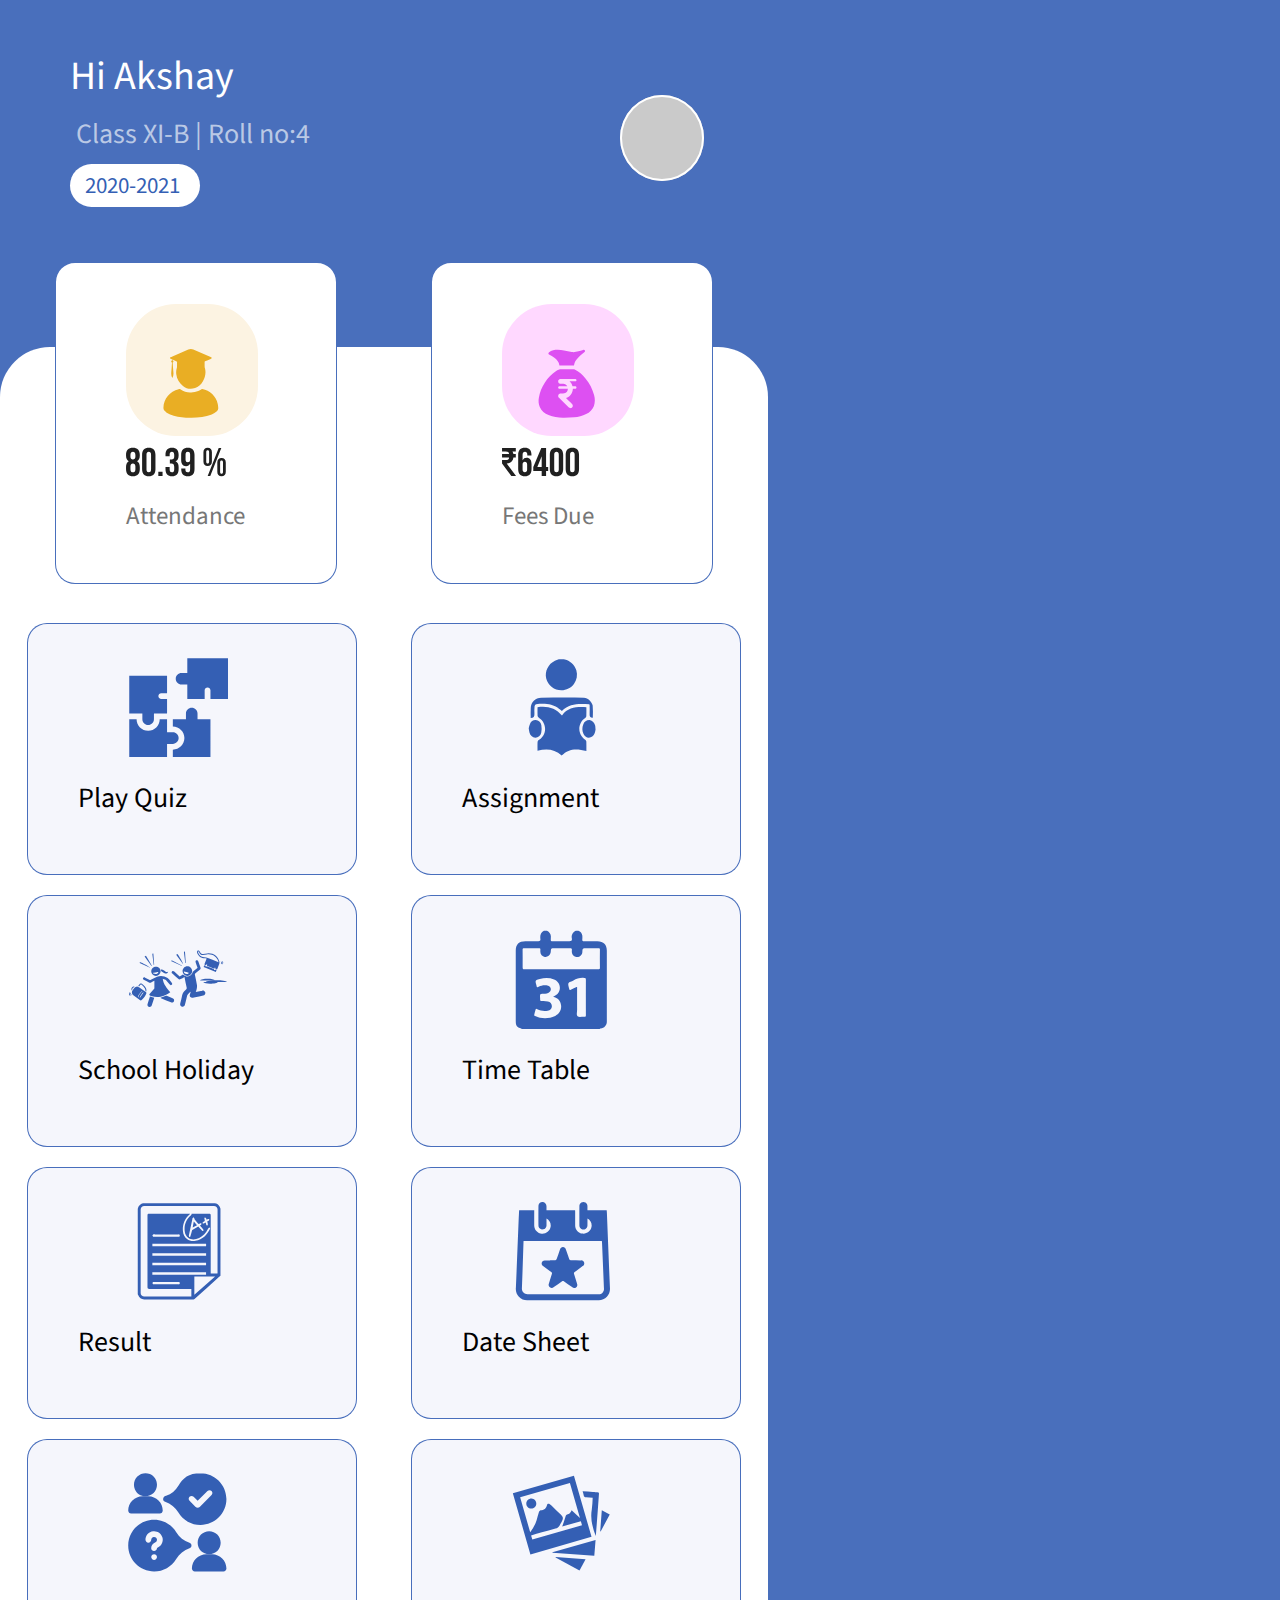
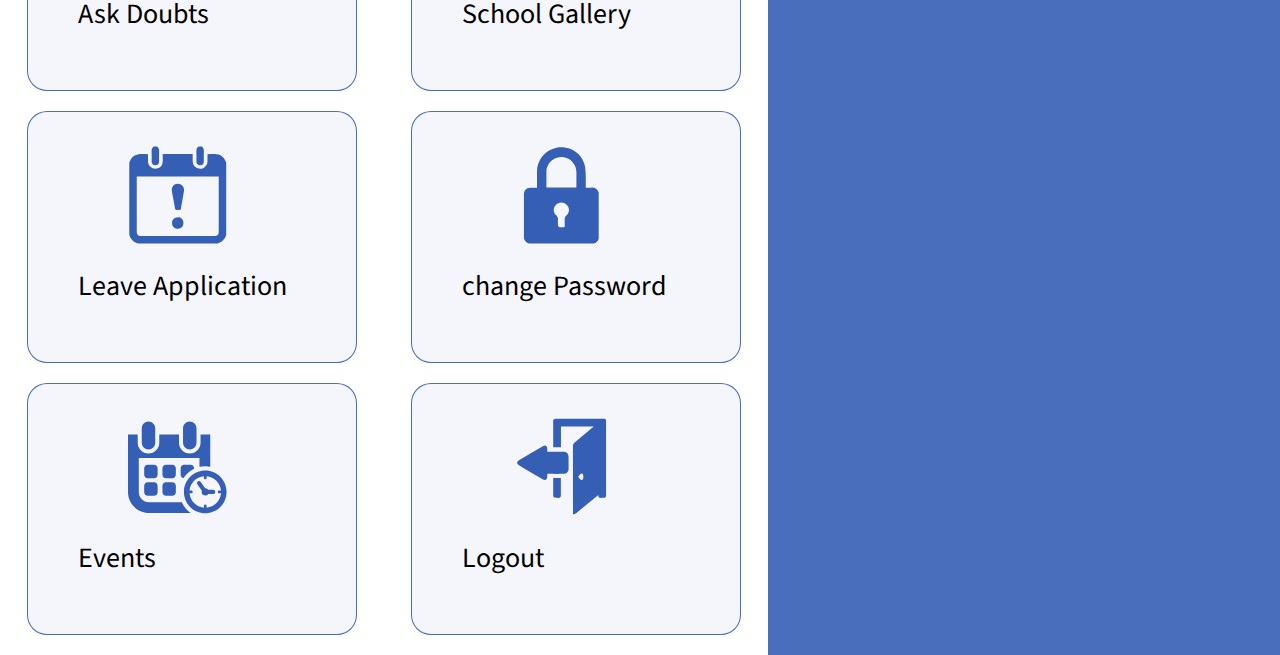
<file: index.html>
<!DOCTYPE html>
<html lang="es">
<head>
    <meta charset="UTF-8">
    <meta http-equiv="X-UA-Compatible" content="IE=edge">
    <meta name="viewport" content="width=device-width, initial-scale=1.0">
    <title>Dashboard</title>

    <link rel="stylesheet" href="css/dashboard.css">
    <link rel="stylesheet" href="css/Tableta/tableta_dashboard.css" media="(min-width:768px)">
    <link rel="stylesheet" href="css/escritorio/dashboard_escritorio.css" media="(min-width:1366px)">

    <link rel="preconnect" href="https://fonts.googleapis.com">
    <link rel="preconnect" href="https://fonts.gstatic.com" crossorigin>
    <link href="https://fonts.googleapis.com/css2?family=Source+Sans+Pro:wght@200;400;700&display=swap" rel="stylesheet">
    <script src="https://cdnjs.cloudflare.com/ajax/libs/jquery/1.12.4/jquery.min.js"></script>

    <link rel="preconnect" href="https://fonts.googleapis.com">
<link rel="preconnect" href="https://fonts.gstatic.com" crossorigin>
<link href="https://fonts.googleapis.com/css2?family=Source+Sans+Pro:wght@200&display=swap" rel="stylesheet">
</head>
<body>

    <div class="banner">

    <section class="section-background">
        <section class="section-one">
            <p class="titulo_Inicial">Hi Akshay</p>
            <span class="span1">Class XI-B | Roll no:4</span>
            <span class="span3"></span>
            <p class="span2">2020-2021</p>
            
        </section>

        <section class="section-two">
            <div class="div1">
               <p class="img1"> <img class="img_section2 " src="img/dashboard/a.svg" alt=""></p>
                <p><img class="img-section3" src="img/dashboard/a-1.svg" alt=""></p>
                <p>Attendance</p>
            </div>

            <div class="div2">
            <p class="img2"><img class="img_section2 " src="img/dashboard/b.svg" alt=""></p>
            <p><img class="img-section3" src="img/dashboard/b-1.svg" alt=""></p>
                <p>Fees Due</p>
            </div>
        </section>

        <section class="section-3">
        <br><br><br><br><br><br><br><br>
        
        <div class="div_sec3">
            <div> 
                <img src="img/dashboard/1.svg" alt="">
                <p>Play Quiz</p>
            </div>

            <div> 
                <img src="img/dashboard/2.svg" alt="">
                <p>Assignment</p>
            </div>

        </div>

        <div class="div_sec3">
            <div> 
                <img src="img/dashboard/3.svg" alt="">
                <p>School Holiday</p>
            </div>

            <div> 
                <img src="img/dashboard/4.svg" alt="">
                <p>Time Table</p>
            </div>

        </div>

        <div class="div_sec3">
            <div> 
                <img src="img/dashboard/5.svg" alt="">
                <p>Result</p>
            </div>

            <div> 
                <img src="img/dashboard/6.svg" alt="">
                <p>Date Sheet</p>
            </div>

        </div>

        <div class="div_sec3">
            <div> 
                <img src="img/dashboard/7.svg" alt="">
                <p>Ask Doubts</p>
            </div>

            <div> 
                <img src="img/dashboard/8.svg" alt="">
                <p>School Gallery</p>
            </div>

        </div>

        <div class="div_sec3">
            <div> 
                <img src="img/dashboard/9.svg" alt="">
                <p>Leave Application</p>
            </div>

            <div> 
                <img src="img/dashboard/10.svg" alt="">
                <p>change Password</p>
            </div>

        </div>

        <div class="div_sec3">
            <div> 
                <img src="img/dashboard/11.svg" alt="">
                <p>Events</p>
            </div>

            <div> 
                <img src="img/dashboard/12.svg" alt="">
                <p>Logout</p>
            </div>

        </div>

  
      
        </section>
    </section>
</div> 
</body>
</html>
</file>
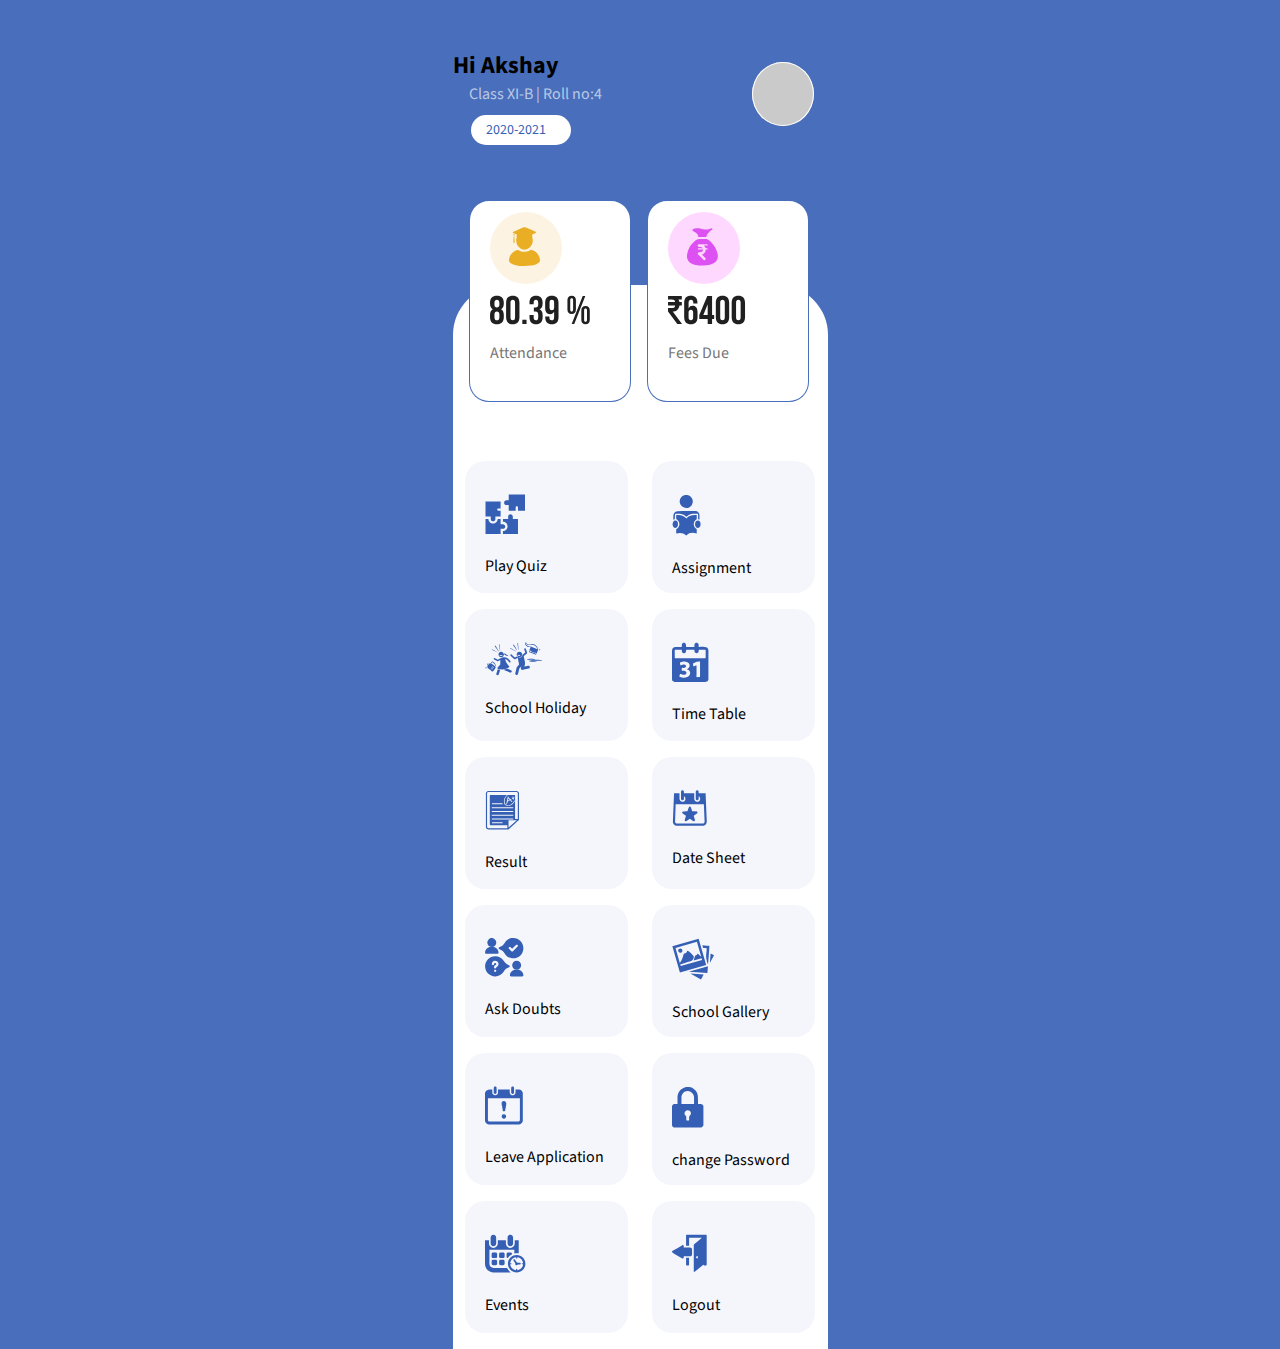
<file: dashboard.html>
<!DOCTYPE html>
<html lang="es">
<head>
    <meta charset="UTF-8">
    <meta http-equiv="X-UA-Compatible" content="IE=edge">
    <meta name="viewport" content="width=device-width, initial-scale=1.0">
    <title>Dashboard</title>

    <link rel="stylesheet" href="css/dashboard.css">

    <link rel="preconnect" href="https://fonts.googleapis.com">
    <link rel="preconnect" href="https://fonts.gstatic.com" crossorigin>
    <link href="https://fonts.googleapis.com/css2?family=Source+Sans+Pro:wght@200;400;700&display=swap" rel="stylesheet">
    <script src="https://cdnjs.cloudflare.com/ajax/libs/jquery/1.12.4/jquery.min.js"></script>

</head>
<body>

    <div class="banner">

    <section class="section-background">
        <section class="section-one">
            <h2>Hi Akshay</h2>
            <span class="span1">Class XI-B | Roll no:4</span>
            <span class="span3"></span>
            <p class="span2">2020-2021</p>
            
        </section>

        <section class="section-two">
            <div class="div1">
               <p class="img1"> <img class="img_section2 " src="img/dashboard/a.svg" alt=""></p>
                <p><img class="img-section3" src="img/dashboard/a-1.svg" alt=""></p>
                <p>Attendance</p>
            </div>

            <div class="div2">
            <p class="img2"><img class="img_section2 " src="img/dashboard/b.svg" alt=""></p>
            <p><img class="img-section3" src="img/dashboard/b-1.svg" alt=""></p>
                <p>Fees Due</p>
            </div>
        </section>

        <section class="section-3">
        <br><br><br><br><br><br><br><br>
        
        <div class="div_sec3">
            <div> 
                <img src="img/dashboard/1.svg" alt="">
                <p>Play Quiz</p>
            </div>

            <div> 
                <img src="img/dashboard/2.svg" alt="">
                <p>Assignment</p>
            </div>

        </div>

        <div class="div_sec3">
            <div> 
                <img src="img/dashboard/3.svg" alt="">
                <p>School Holiday</p>
            </div>

            <div> 
                <img src="img/dashboard/4.svg" alt="">
                <p>Time Table</p>
            </div>

        </div>

        <div class="div_sec3">
            <div> 
                <img src="img/dashboard/5.svg" alt="">
                <p>Result</p>
            </div>

            <div> 
                <img src="img/dashboard/6.svg" alt="">
                <p>Date Sheet</p>
            </div>

        </div>

        <div class="div_sec3">
            <div> 
                <img src="img/dashboard/7.svg" alt="">
                <p>Ask Doubts</p>
            </div>

            <div> 
                <img src="img/dashboard/8.svg" alt="">
                <p>School Gallery</p>
            </div>

        </div>

        <div class="div_sec3">
            <div> 
                <img src="img/dashboard/9.svg" alt="">
                <p>Leave Application</p>
            </div>

            <div> 
                <img src="img/dashboard/10.svg" alt="">
                <p>change Password</p>
            </div>

        </div>

        <div class="div_sec3">
            <div> 
                <img src="img/dashboard/11.svg" alt="">
                <p>Events</p>
            </div>

            <div> 
                <img src="img/dashboard/12.svg" alt="">
                <p>Logout</p>
            </div>

        </div>

  
      
        </section>
    </section>
</div> 
</body>
</html>
</file>
<file: css/dashboard.css>
*{
    margin:0;
    padding:0;
    box-sizing: border-box;
}
.banner{
    background-color:rgba(52, 95, 180, 0.897);
    padding-top:3rem;
    align-items:center;
    display:flex;
    flex-direction:column;
    
    
    font-family: 'Source Sans Pro', sans-serif;
}

.section-background{
  
    max-width:375px;
    height:auto;
}

.section-one{
    width: 375px;
    align-items:center;
    flex-direction:column;
    margin-bottom: 20px;
   
}

.titulo_Inicial{
    color: white;
    align-items:flex-start;
    padding-bottom:9px;
    font-size:30px;
    margin-left:16px;
    flex-wrap:normal;
    font-family: 'Source Sans Pro', sans-serif;
}

.span1{
    color:rgba(255, 255, 255, 0.63);
    position:relative;
    padding-left:16px;
    padding-right:150px;
  
}
.span2{
    color:rgba(52, 95, 180, 1);
    border-radius:90px;
    background-color:white;
    padding:5px 0px 5px 15px;
    width:100px;
    margin-top: 10px;
    margin-left:18px;
    font-size:14px;
}

.span3{
    background-color: #cacaca;
    padding:20px 30px 20px 30px;
    border-radius:50%;
    border:solid white 1px;
}
/*------------------------------------------*/

.section-two{
    z-index:3;
    position:relative;
}

.section-two{
    display:flex;
    flex-direction:row;
    justify-content:space-around;



    position:absolute;
    z-index:3;

    
}

.div1{
    margin:35px 16px 0px 16px;
    background-color: white;
    width:162px;
    height:202px;

    border-radius:20px;

    border:solid  rgba(52, 95, 180, 0.897) 1px;
}

.div2{
    margin:35px 16px 0px 0px;
    background-color: white;

    width:162px;
    height:202px;

    border-radius:20px;
    border:solid  rgba(52, 95, 180, 0.897) 1px;
}

.img_section2{
    margin:15px 15px 15px 18px;
    width:32px;
    height:40.3px;

}

.img_section3{
    margin-left:20px;
    width:103px;
    height:43px;
}

.img1{
    background-color:rgba(252, 243, 226, 1) ;
    width:72px;
    height:72px;
    border-radius:50px;
    margin: 22px 19px 13px 19px;
}

.img2{
    background-color:rgba(255, 216, 255, 1) ;
    width:72px;
    height:72px;
    border-radius:50px;
    margin: 22px 19px 13px 19px;
}

.section-two p{
    margin: 11px 0px 0px 20px;
    color: rgba(119, 119, 119, 1);
}

/*-----------------------------------------*/

.section-3{
    margin-top:140px;
    background-color:white;
    position:relative;
    z-index:1;

    border-radius: 50px 50px 0px 0px;

    width:375px;
}

.div_sec3{

    display:flex;
    flex-direction:row;
    justify-content:space-around;
}

.div_sec3 div{
    margin-bottom: 16px;
    width:163px;
    height:132px;

    background-color:rgba(245, 246, 252, 1);
    border-radius: 20px;

    transition:0.3s;
}

.div_sec3 img{
 margin: 33px 0px 0px 20px;
}

.div_sec3 p{
    margin: 15px 0px 0px 20px;
   }

.div_sec3 div:hover{
    box-shadow: 2px 2px 5px #999;
    cursor:pointer;

    transition:0.3s;
}
</file>
<file: css/Tableta/tableta_dashboard.css>
.banner{
    background-color:rgba(52, 95, 180, 0.897);
    padding-top:3rem;
    align-items:stretch;
    display:flex;
    flex-direction:column;
    
    
    font-family: 'Source Sans Pro', sans-serif;
}

.section-background{
    max-width:768px;
    height:auto;
}

.section-one{
    width: 768px;
    align-items:center;
    flex-direction:column;
    margin-bottom: 20px;


   
}

.titulo_Inicial{
    font-size:40px;
    margin-left:70px;
}

.span1{
    position:relative;
    font-size:28px;
    margin-left:60px;
  
}
.span2{
    padding:5px 10px 5px 15px;
    width:130px;
    margin-left:70px;
    font-size:23px;
}

.span3{
    padding:30px 40px 30px 40px;
    border:solid white 2px;
    margin-left:160px;
}

/*-----------------------------------------------------*/

.section-two{
    width:768px;
    z-index:3;
    position:absolute;

    margin:center;
}

.div1{
    width:282px;
    height:322px;
    padding-top:30px;

}


.div2{
    width:282px;
    height:322px;
    padding-top:30px;
}

.img_section2{
    margin:center;
    width:92px;
    height:100.3px;
    
    padding-top:30px;
}

.img_section3{
    padding-left:20px;
    width:163px;
    height:113px;
    padding-top:30px;
    
}

.img1{
    width:132px;
    height:132px;
    margin-left:100px;
  
}

.img2{
    width:132px;
    height:132px;
    margin-left:70px;
    
}

.section-two p{
    font-size:25px;
    margin: 11px 0px 0px 20px;
    color: rgba(119, 119, 119, 1);
    margin-left:70px;
}

/*--------------------------------------------*/


.section-3{
    width:768px;
    display:flex;
    flex-direction:column;
    justify-content:space-between;

    padding-top:100px;
}

.div_sec3 div{
    margin-bottom: 20px;
    width:330px;
    height:252px;

    border:rgba(52, 95, 180, 0.897) solid 0.5px;

}

.div_sec3 img{
    margin: 33px 0px 0px 100px;
    width:100px;
    height:100px;

   }
   
   .div_sec3 p{
       font-size:28px;
       margin: 15px 0px 0px 50px;
      }
</file>
<file: css/escritorio/dashboard_escritorio.css>
.banner{
    background-color:rgba(52, 95, 180, 0.897);
    padding-top:3rem;
    align-items:center;
    display:flex;
    flex-direction:column;

    height:900px;
    
    
    font-family: 'Source Sans Pro', sans-serif;
}

.section-background{
  
    max-width:1450px;
    height:auto;
}

.section-one{
    width:1450px;
    align-items:center;
    flex-direction:column;
    margin-bottom: 20px;

    position:absolute;
   
}

.titulo_Inicial{
    color: white;
    align-items:flex-start;
    padding-bottom:5px;
    font-size:40px;
    margin-left:80px;
    flex-wrap:normal;
    font-family: 'Source Sans Pro', sans-serif;
}

.span1{
    color:rgba(255, 255, 255, 0.63);
    position:relative;
    padding-left:16px;
    padding-right:100px;
  
}
.span2{
    color:rgba(52, 95, 180, 1);
    border-radius:90px;
    background-color:white;
    padding:5px 0px 5px 15px;
    width:130px;
    margin-top: 10px;
    margin-left:80px;
    font-size:20px;
}

.span3{
    background-color: #cacaca;
    padding:20px 30px 20px 30px;
    border-radius:50%;
    border:solid white 1px;
}
/*------------------------------------------*/

.section-two{
    z-index:3;
    position:relative;

    width:1450px;
}

.section-two{
    display:flex;
    flex-direction:row;
    justify-content:space-around;



    position:absolute;
    z-index:3;

    
}

.div1{
    margin:0px 0px 0px 800px;
    background-color: white;
    width:162px;
    height:202px;

    border-radius:20px;

    border:solid  rgba(52, 95, 180, 0.897) 1px;

    padding:0px 0px 100px 0px;
}

.div2{
    margin:0px 0px 0px 0px;
    background-color: white;

    width:162px;
    height:202px;

    padding:0px 0px 100px 0px;

    border-radius:20px;
    border:solid  rgba(52, 95, 180, 0.897) 1px;
}

.img_section2{
    margin:0px 15px 0px 8px;
    width:72px;
    height:70.3px;

}

.img_section3{
    margin-left:20px;
    width:103px;
    height:43px;
}

.img1{
    background-color:rgba(252, 243, 226, 1) ;
    width:92px;
    height:92px;
    border-radius:50px;
    margin: 22px 19px 13px 19px;
}

.img2{
    background-color:rgba(255, 216, 255, 1) ;
    width:92px;
    height:92px;
    border-radius:50px;
    margin: 22px 19px 13px 19px;
}

.section-two p{
    margin: 11px 0px 0px 20px;
    color: rgba(119, 119, 119, 1);
}

/*-----------------------------------------*/

.section-3{
    margin-top:220px;
    background-color:white;
    position:relative;
    z-index:1;

    border-radius: 50px 50px 50px 50px;

    width:1450px;
    height:500px;

    display:flex;
    flex-direction:row;
}

.div_sec3{

    display:flex;
    flex-direction:column;
    justify-content:space-around;

    margin-bottom:100px;

  
}

.div_sec3 div{
    border:white solid 1px;
    
    margin-bottom:30px;
    width:215px;
    height:222px;

    background-color:rgba(245, 246, 252, 1);
    border-radius: 20px;

    transition:0.3s;

    margin-right:12px;
}

.div_sec3 img{
 margin: 33px 0px 0px 20px;
}

.div_sec3 p{
    margin: 15px 0px 0px 20px;
    font-size:23px;
   }

.div_sec3 div:hover{
    box-shadow: 2px 2px 5px #999;
    cursor:pointer;

    transition:0.3s;
}
</file>
